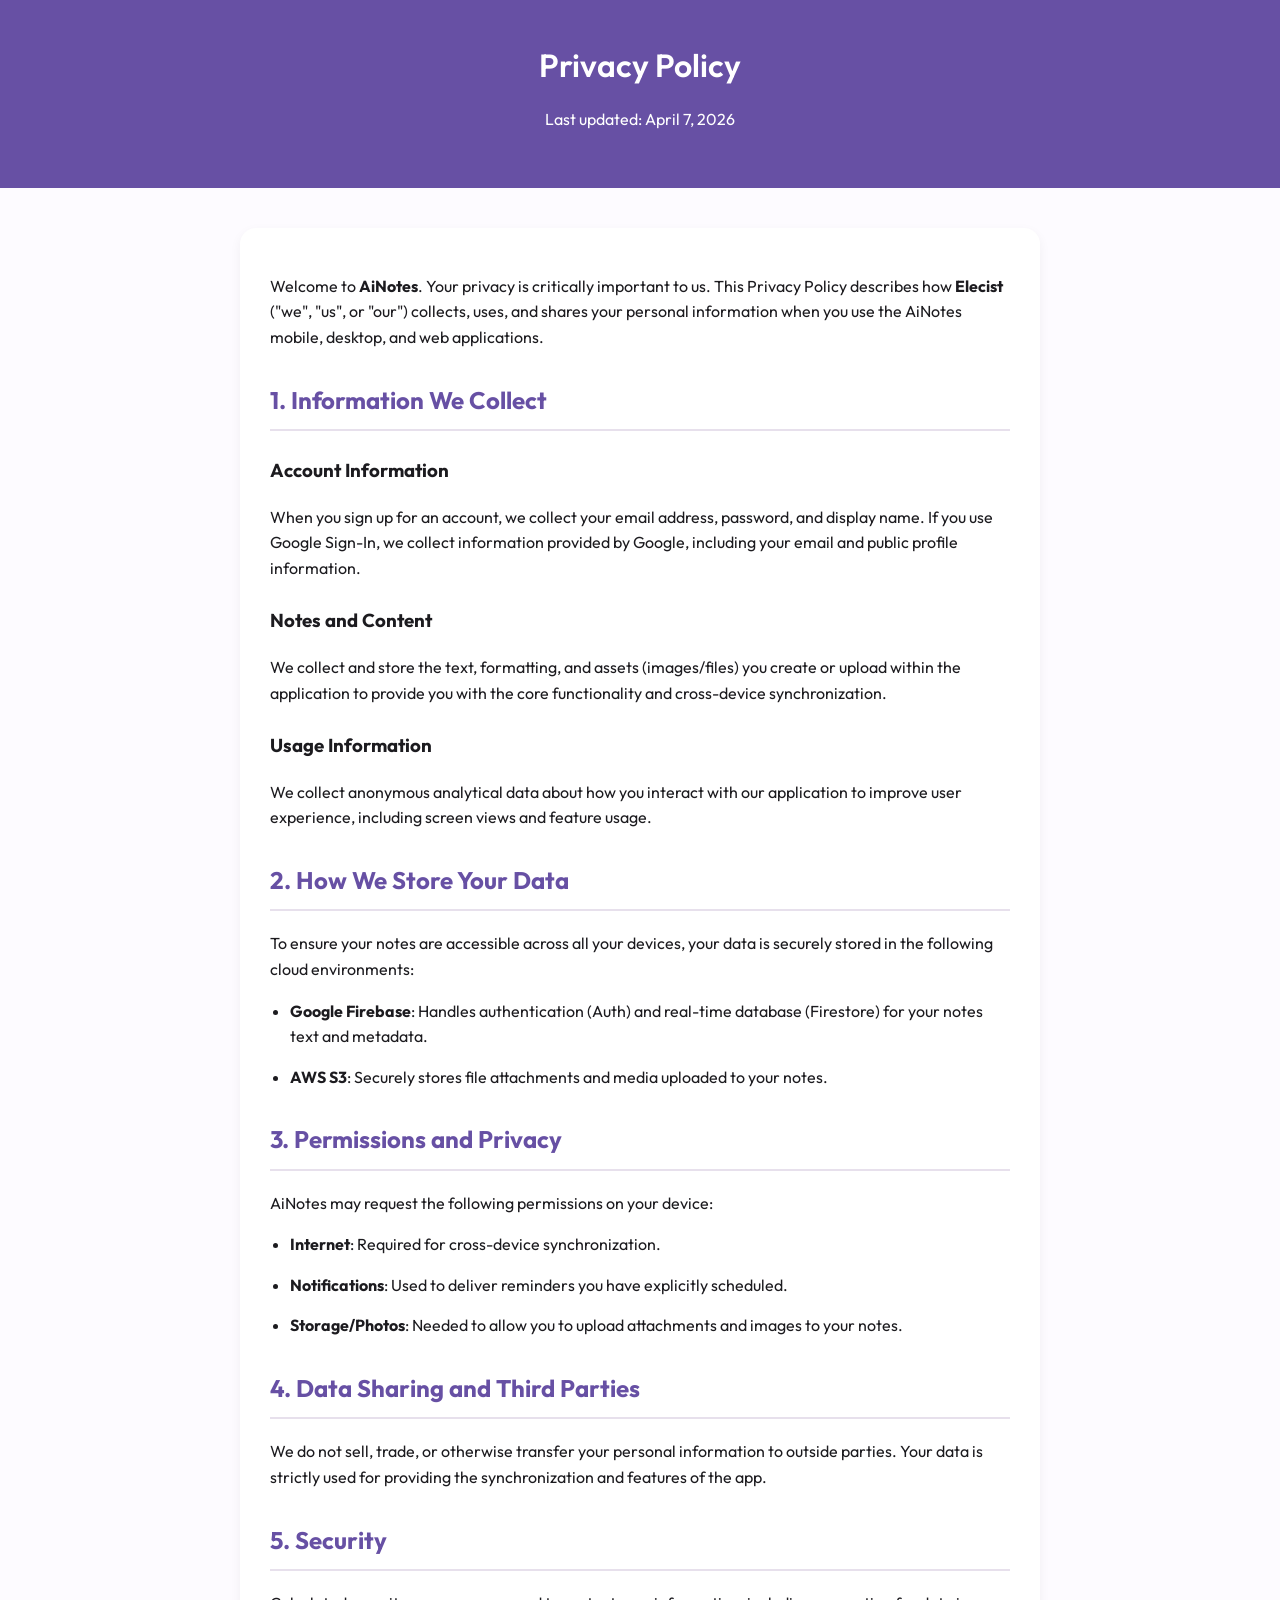
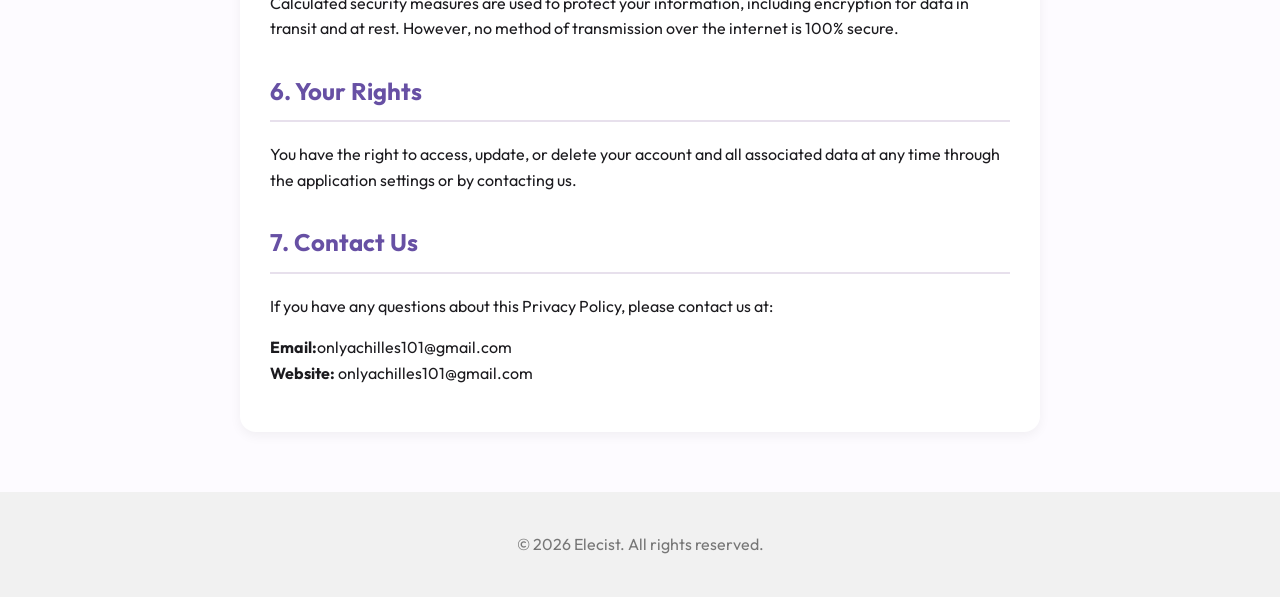
<file: ainotes-privacy-policy/index.html>
<!DOCTYPE html>
<html lang="en">

<head>
    <meta charset="UTF-8">
    <meta name="viewport" content="width=device-width, initial-scale=1.0">
    <title>Privacy Policy - AiNotes</title>
    <link rel="icon" type="image/x-icon" href="favicon.ico">
    <link rel="preconnect" href="https://fonts.googleapis.com">
    <link rel="preconnect" href="https://fonts.gstatic.com" crossorigin>
    <link href="https://fonts.googleapis.com/css2?family=Outfit:wght@300;400;600&display=swap" rel="stylesheet">
    <style>
        :root {
            --primary: #6750A4;
            --on-surface: #1C1B1F;
            --surface-variant: #E7E0EC;
            --background: #FDFBFF;
        }

        body {
            font-family: 'Outfit', sans-serif;
            line-height: 1.6;
            color: var(--on-surface);
            background-color: var(--background);
            margin: 0;
            padding: 0;
        }

        .header {
            background-color: var(--primary);
            color: white;
            padding: 40px 20px;
            text-align: center;
        }

        .header h1 {
            margin: 0;
            font-weight: 600;
        }

        .container {
            max-width: 800px;
            margin: 40px auto;
            padding: 0 20px;
        }

        h2 {
            color: var(--primary);
            border-bottom: 2px solid var(--surface-variant);
            padding-bottom: 10px;
            margin-top: 30px;
        }

        h3 {
            margin-top: 25px;
        }

        p,
        li {
            margin-bottom: 15px;
        }

        .footer {
            text-align: center;
            padding: 40px;
            color: #777;
            background: #f1f1f1;
            margin-top: 60px;
        }

        .card {
            background: white;
            padding: 30px;
            border-radius: 16px;
            box-shadow: 0 4px 12px rgba(0, 0, 0, 0.05);
        }

        ul {
            padding-left: 20px;
        }
    </style>
</head>

<body>
    <div class="header">
        <h1>Privacy Policy</h1>
        <p>Last updated: April 7, 2026</p>
    </div>

    <div class="container">
        <div class="card">
            <p>Welcome to <strong>AiNotes</strong>. Your privacy is critically important to us. This Privacy Policy
                describes how <strong>Elecist</strong> ("we", "us", or "our") collects, uses, and shares your personal
                information when you use the AiNotes mobile, desktop, and web applications.</p>

            <h2>1. Information We Collect</h2>
            <h3>Account Information</h3>
            <p>When you sign up for an account, we collect your email address, password, and display name. If you use
                Google Sign-In, we collect information provided by Google, including your email and public profile
                information.</p>

            <h3>Notes and Content</h3>
            <p>We collect and store the text, formatting, and assets (images/files) you create or upload within the
                application to provide you with the core functionality and cross-device synchronization.</p>

            <h3>Usage Information</h3>
            <p>We collect anonymous analytical data about how you interact with our application to improve user
                experience, including screen views and feature usage.</p>

            <h2>2. How We Store Your Data</h2>
            <p>To ensure your notes are accessible across all your devices, your data is securely stored in the
                following cloud environments:</p>
            <ul>
                <li><strong>Google Firebase</strong>: Handles authentication (Auth) and real-time database (Firestore)
                    for your notes text and metadata.</li>
                <li><strong>AWS S3</strong>: Securely stores file attachments and media uploaded to your notes.</li>
            </ul>

            <h2>3. Permissions and Privacy</h2>
            <p>AiNotes may request the following permissions on your device:</p>
            <ul>
                <li><strong>Internet</strong>: Required for cross-device synchronization.</li>
                <li><strong>Notifications</strong>: Used to deliver reminders you have explicitly scheduled.</li>
                <li><strong>Storage/Photos</strong>: Needed to allow you to upload attachments and images to your notes.
                </li>
            </ul>

            <h2>4. Data Sharing and Third Parties</h2>
            <p>We do not sell, trade, or otherwise transfer your personal information to outside parties. Your data is
                strictly used for providing the synchronization and features of the app.</p>

            <h2>5. Security</h2>
            <p>Calculated security measures are used to protect your information, including encryption for data in
                transit and at rest. However, no method of transmission over the internet is 100% secure.</p>

            <h2>6. Your Rights</h2>
            <p>You have the right to access, update, or delete your account and all associated data at any time through
                the application settings or by contacting us.</p>

            <h2>7. Contact Us</h2>
            <p>If you have any questions about this Privacy Policy, please contact us at:</p>
            <p><strong>Email:</strong>onlyachilles101@gmail.com</a><br>
                <strong>Website:</strong> onlyachilles101@gmail.com</a>
            </p>
        </div>
    </div>

    <div class="footer">
        &copy; 2026 Elecist. All rights reserved.
    </div>
</body>

</html>
</file>
